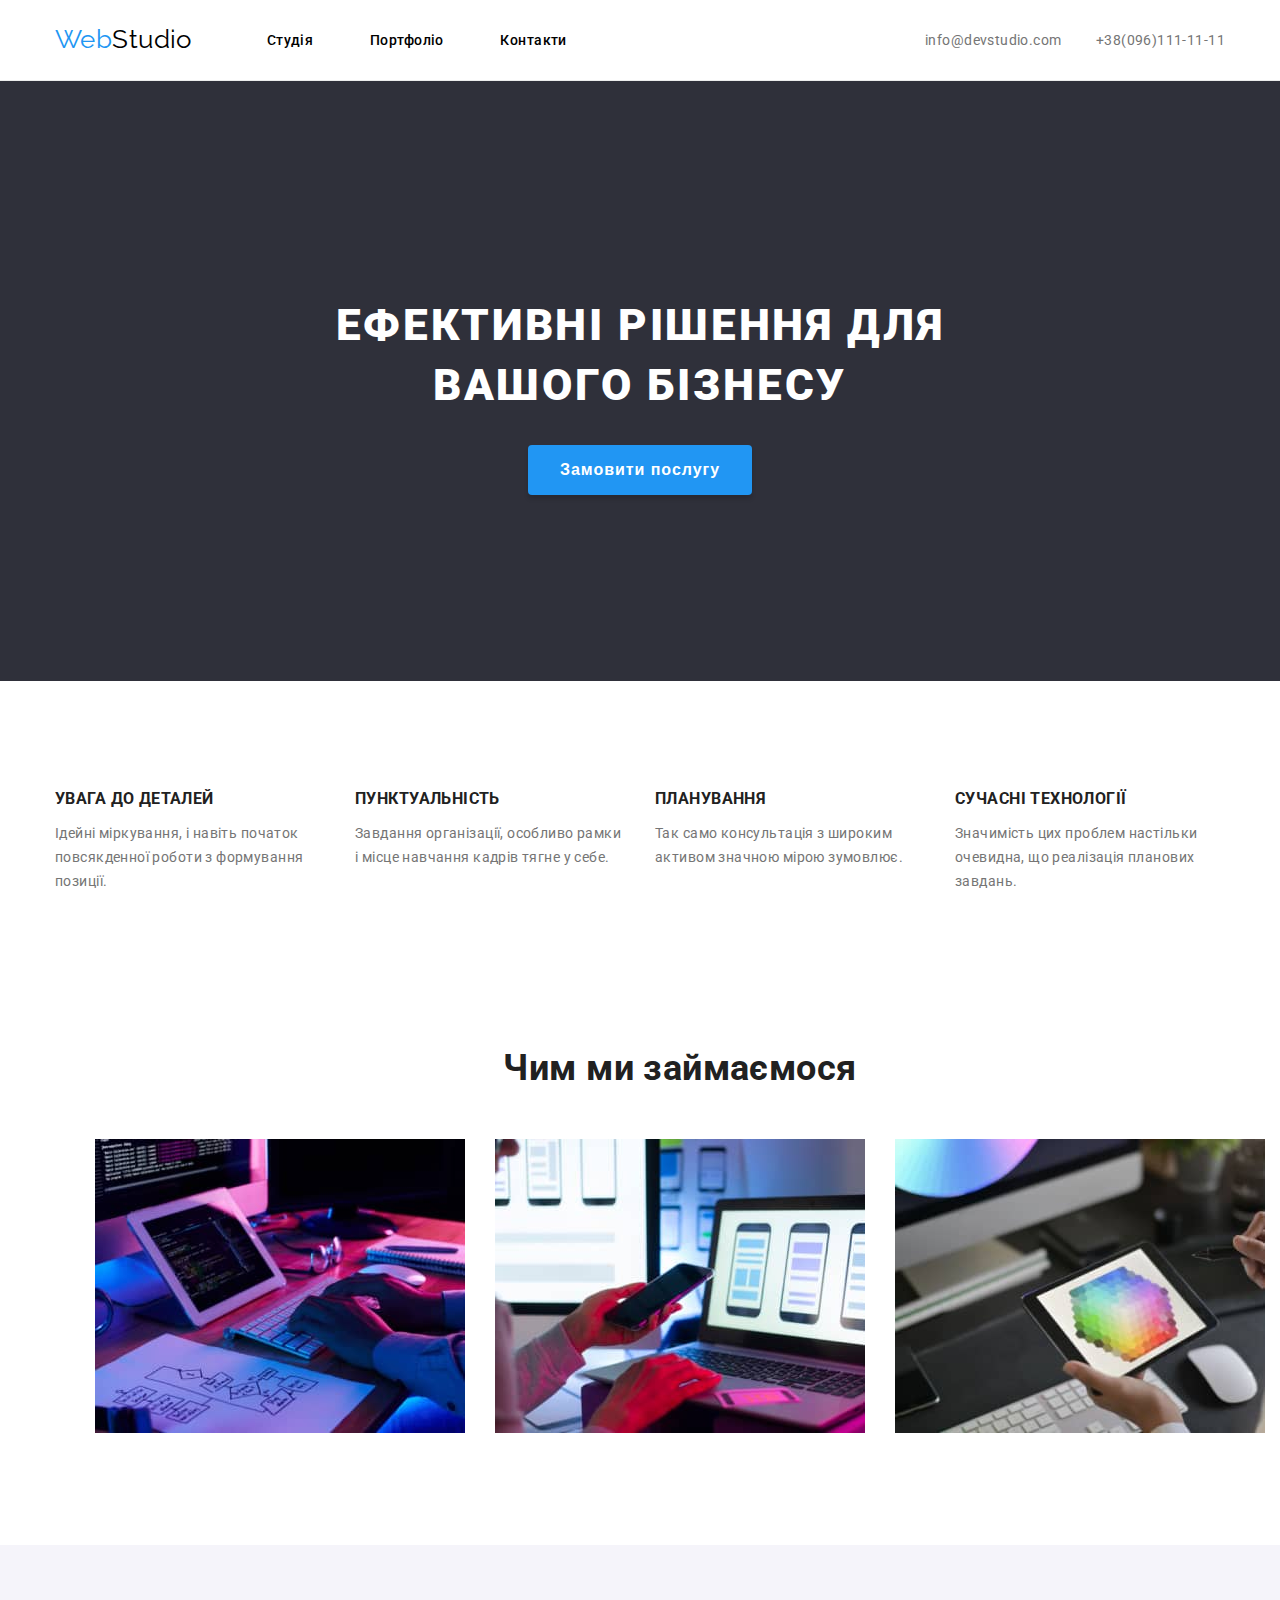
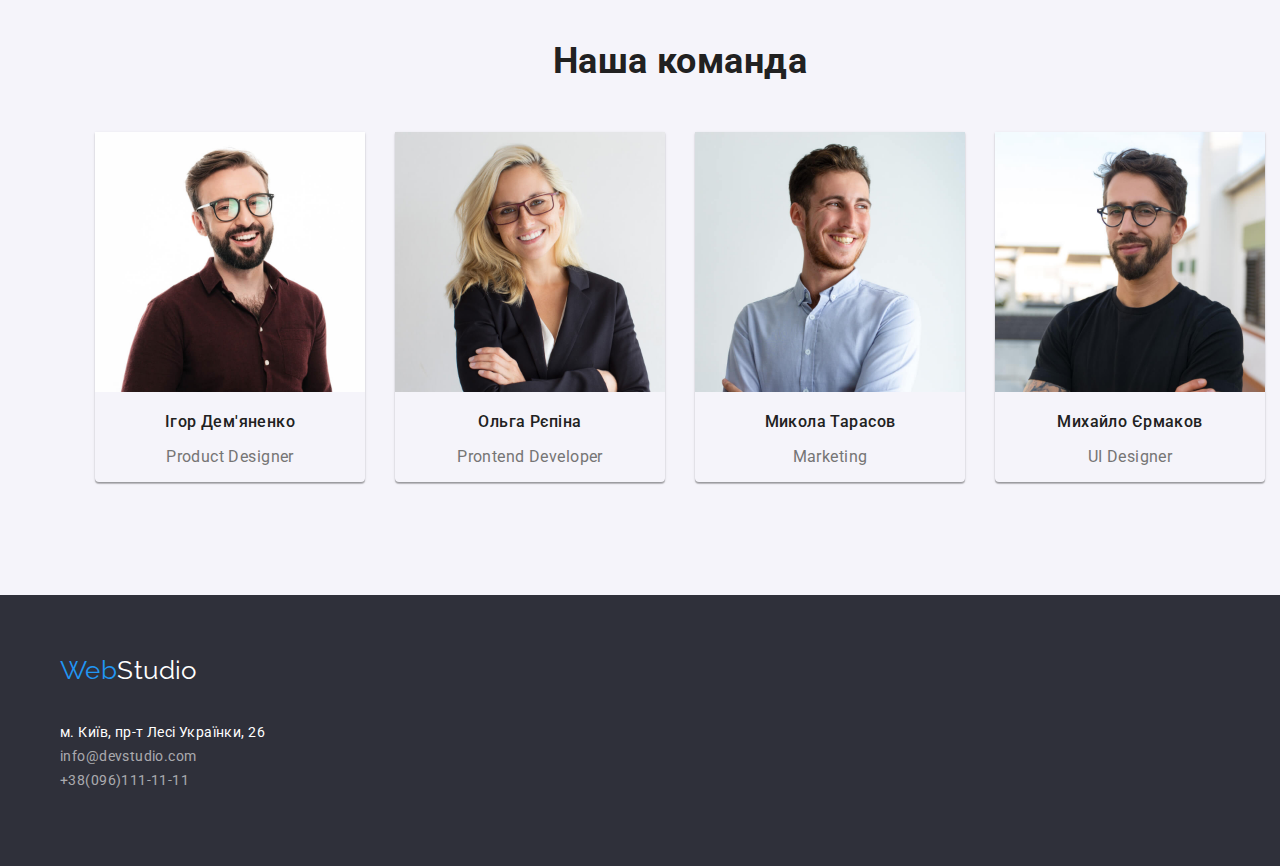
<file: index.html>
<!DOCTYPE html>
<html lang="uk">

<head>
	<meta charset="UTF-8">
	<meta http-equiv="X-UA-Compatible" content="IE=edge">
	<meta name="viewport" content="width=device-width, initial-scale=1.0">
	<title>Studio</title>
	<link rel="stylesheet" href="css/styles.css">
	<link rel="preconnect" href="https://fonts.googleapis.com">
	<link rel="preconnect" href="https://fonts.gstatic.com" crossorigin>
	<link rel="preconnect" href="https://fonts.googleapis.com">
	<link rel="preconnect" href="https://fonts.gstatic.com" crossorigin>
	<link href="https://fonts.googleapis.com/css2?family=Raleway:wght@700&family=Roboto:wght@400;500;700;900&display=swap"
		rel="stylesheet">
</head>

<body>
	<header class="header page-wrap">
		<a href="./" class="logo"><span class="logo-blue">Web</span>Studio</a>
		<nav class="menu">
			<ul class="menu-list">
				<li class="menu-item"><a class="menu-item" href="./">Студія</a></li>
				<li class="menu-item"><a class="menu-item" href="./portfolio.html">Портфоліо</a></li>
				<li class="menu-item"><a class="menu-item" href="#contacts">Контакти</a></li>
			</ul>
		</nav>

		<ul class="contact-h">
			<li class="contact-h-item"><a class="contact-header" href="mailto:info@devstudio.com">info@devstudio.com</a></li>
			<li class="contact-h-item"><a class="contact-header" href="tel:+38(096)111-11-11">+38(096)111-11-11</a></li>
		</ul>
	</header>
	<main class="main">
		<section class="hero">
			<h1 class="hero-title">Ефективні рішення для вашого бізнесу</h1>
			<button class="hero-button" type="button">Замовити послугу</button>
		</section>

		<section class="features page-wrap">
			<h2 class="hidden">Особливості</h2>
			<ul class="features-list">
				<li class="list-item">
					<h3 class="lst-title">Увага до деталей</h3>
					<p class="lst-text">Ідейні міркування, і навіть початок повсякденної роботи з формування позиції.</p>
				</li>
				<li class="list-item">
					<h3 class="lst-title">Пунктуальність</h3>
					<p class="lst-text">Завдання організації, особливо рамки і місце навчання кадрів тягне у себе.</p>
				</li>
				<li class="list-item">
					<h3 class="lst-title">Планування</h3>
					<p class="lst-text">Так само консультація з широким активом значною мірою зумовлює.</p>
				</li>
				<li class="list-item">
					<h3 class="lst-title">Сучасні технології</h3>
					<p class="lst-text">Значимість цих проблем настільки очевидна, що реалізація планових завдань.</p>
				</li>
			</ul>
		</section>

		<section class="ww-do">
			<h2 class="ww-do-title">Чим ми займаємося</h2>
			<ul class="ww-do-list">
				<li class="ww-do-item"><img src="./images/ww-do1.jpg" alt="Developing web-cites" width="370" height="294">
				</li>
				<li class="ww-do-item"><img src="./images/ww-do2.jpg" alt="Create mobile-app" width="370" height="294"></li>
				<li class="ww-do-item"><img src="./images/ww-do3.jpg" alt="Selection of perfect colors" width="370"
						height="294"></li>
			</ul>
		</section>

		<section class="team">
			<h2 class="team-title page-wrap">Наша команда</h2>
			<ul class="team-list page-wrap">
				<li class="team-mate">
					<img src="./images/team-w1.jpg" alt="photo Ihor Demyanenko" width="270" height="260">
					<p class="mate-name">Ігор Дем'яненко</p>
					<p class="mate-job" lang="en">Product Designer</p>
				</li>
				<li class="team-mate">
					<img src="./images/team-w2.jpg" alt="photo Olga Repina" width="270" height="260">
					<p class="mate-name">Ольга Рєпіна</p>
					<p class="mate-job" lang="en">Prontend Developer</p>
				</li>
				<li class="team-mate">
					<img src="./images/team-w3.jpg" alt="photo Mykola Tarasov" width="270" height="260">
					<p class="mate-name">Микола Тарасов</p>
					<p class="mate-job" lang="en">Marketing</p>
				</li>
				<li class="team-mate">
					<img src="./images/team-w4.jpg" alt="photo Mykhailo Yermakov" width="270" height="260">
					<p class="mate-name">Михайло Єрмаков</p>
					<p class="mate-job" lang="en">UI Designer</p>
				</li>
			</ul>
		</section>
	</main>
	<footer class="footer">
		<div class="page-wrap">
			<a class="footer-logo logo" href="./"><span class="logo-blue">Web</span>Studio</a>
			<address id="contacts" class="contacts">
				<ul class="contact-f">
					<li class="footer-item"><a class="contact-footer address link" href="https://goo.gl/maps/h7qad5uZnMYCdgti7"
							target="_blank" rel="nofollow">м. Київ, пр-т Лесі Українки, 26</a></li>
					<li class="footer-item"><a class="contact-footer link" href="mailto:info@devstudio.com">info@devstudio.com</a>
					</li>
					<li class="footer-item"><a class="contact-footer link" href="tel:+38(096)111-11-11">+38(096)111-11-11</a></li>
				</ul>
			</address>
		</div>
	</footer>
</body>

</html>
</file>
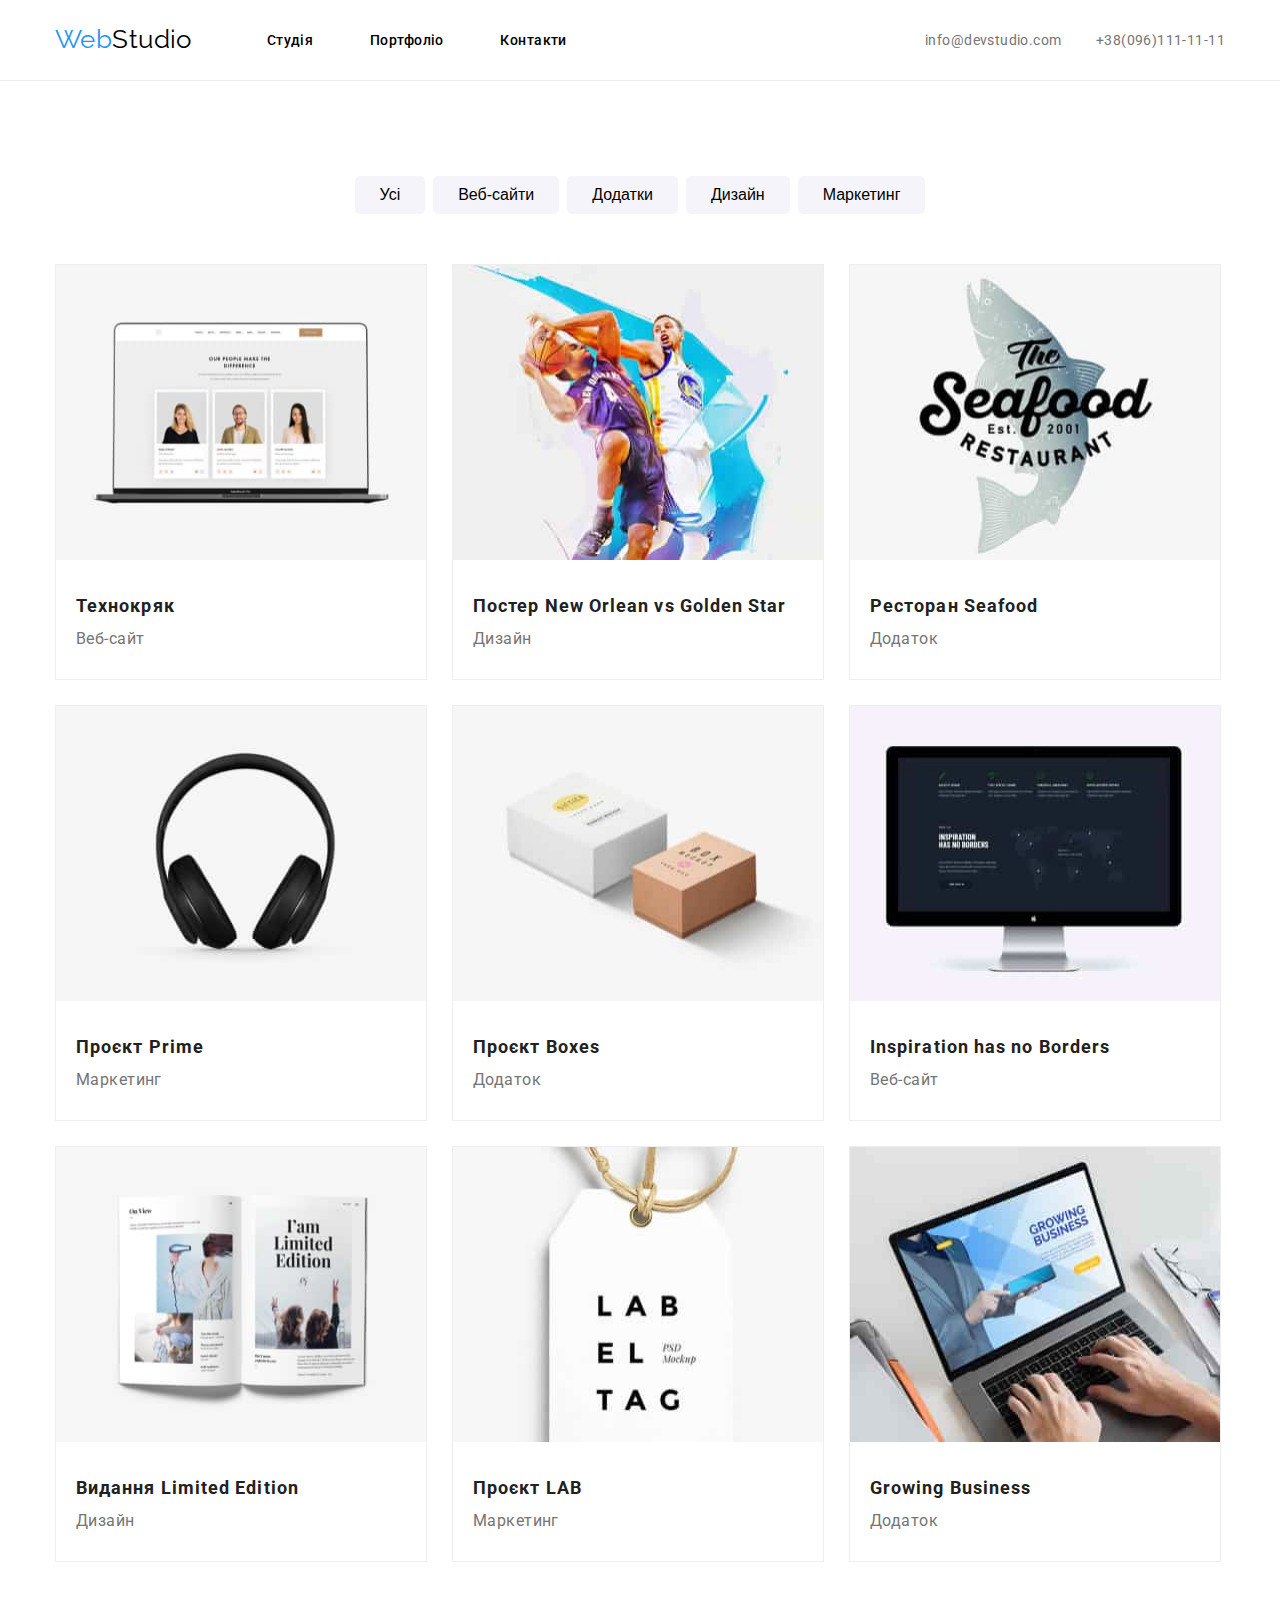
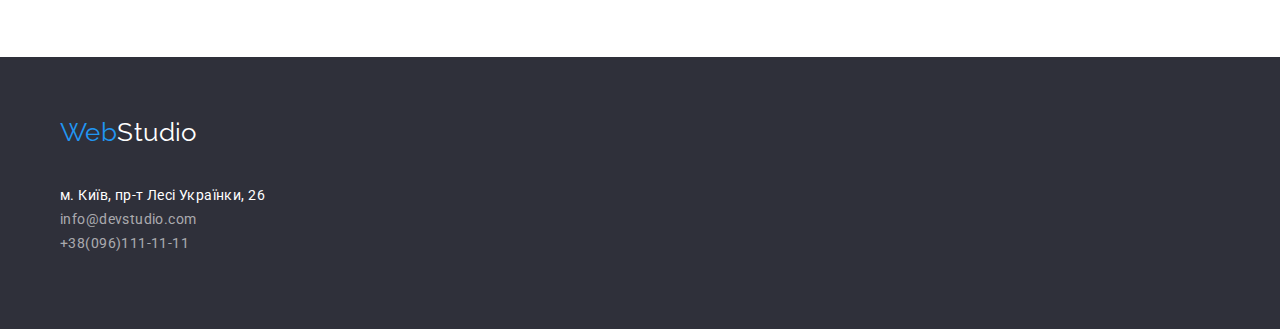
<file: portfolio.html>
<!DOCTYPE html>
<html lang="uk">

<head>
	<meta charset="UTF-8">
	<meta http-equiv="X-UA-Compatible" content="IE=edge">
	<meta name="viewport" content="width=device-width, initial-scale=1.0">
	<title>Studio portfolio</title>
	<link rel="stylesheet" href="css/styles.css">
	<link rel="preconnect" href="https://fonts.googleapis.com">
	<link rel="preconnect" href="https://fonts.gstatic.com" crossorigin>
	<link rel="preconnect" href="https://fonts.googleapis.com">
	<link rel="preconnect" href="https://fonts.gstatic.com" crossorigin>
	<link href="https://fonts.googleapis.com/css2?family=Raleway:wght@700&family=Roboto:wght@400;500;700;900&display=swap"
		rel="stylesheet">
</head>

<body>
	<header class="header page-wrap">
		<a class="logo" href="./"><span class="logo-blue">Web</span>Studio</a>
		<nav class="menu">
			<ul class="menu-list">
				<li class="menu-item"><a class="menu-item" href="./">Студія</a></li>
				<li class="menu-item"><a class="menu-item" href="./portfolio.html">Портфоліо</a></li>
				<li class="menu-item"><a class="menu-item" href="#contacts">Контакти</a></li>
			</ul>
		</nav>
		<ul class="contact-h">
			<li class="contact-h-item"><a class="contact-header" href="mailto:info@devstudio.com">info@devstudio.com</a></li>
			<li class="contact-h-item"><a class="contact-header" href="tel:+38(096)111-11-11">+38(096)111-11-11</a></li>
		</ul>
	</header>

	<main class="main">
		<section class="portfolio page-wrap">
			<h1 class="hidden">Portfolio</h1>
			<ul class="filter">
				<li class="filter-item"><button class="filter-button active" type="button">Усі</button></li>
				<li class="filter-item"><button class="filter-button" type="button">Веб-сайти</button></li>
				<li class="filter-item"><button class="filter-button" type="button">Додатки</button></li>
				<li class="filter-item"><button class="filter-button" type="button">Дизайн</button></li>
				<li class="filter-item"><button class="filter-button" type="button">Маркетинг</button></li>
			</ul>
			<ul class="projects">
				<li class="project">
					<img class="project-img" src="./images/project1.jpg" alt="site Technocrack" width="370" height="295">
					<h2 class="project-title">Технокряк</h2>
					<p class="project-text">Веб-сайт</p>
				</li>
				<li class="project">
					<img class="project-img" src="./images/project2.jpg" alt="poster New Orlean" width="370" height="295">
					<h2 class="project-title">Постер New Orlean vs Golden Star</h2>
					<p class="project-text">Дизайн</p>
				</li>
				<li class="project">
					<img class="project-img" src="./images/project3.jpg" alt="Seafood apps" width="370" height="295">
					<h2 class="project-title">Ресторан Seafood</h2>
					<p class="project-text">Додаток</p>
				</li>
				<li class="project">
					<img class="project-img" src="./images/project4.jpg" alt="Prime project" width="370" height="295">
					<h2 class="project-title">Проєкт Prime</h2>
					<p class="project-text">Маркетинг</p>
				</li>
				<li class="project">
					<img class="project-img" src="./images/project5.jpg" alt="Boxes apps" width="370" height="295">
					<h2 class="project-title">Проєкт Boxes</h2>
					<p class="project-text">Додаток</p>
				</li>
				<li class="project">
					<img class="project-img" src="./images/project6.jpg" alt="site Inspiration" width="370" height="295">
					<h2 class="project-title" lang="en">Inspiration has no Borders</h2>
					<p class="project-text">Веб-сайт</p>
				</li>
				<li class="project">
					<img class="project-img" src="./images/project7.jpg" alt="design Limited Edition" width="370" height="295">
					<h2 class="project-title">Видання Limited Edition</h2>
					<p class="project-text">Дизайн</p>
				</li>
				<li class="project">
					<img class="project-img" src="./images/project8.jpg" alt="Marketing project LAB" width="370" height="295">
					<h2 class="project-title">Проєкт LAB</h2>
					<p class="project-text">Маркетинг</p>
				</li>
				<li class="project">
					<img class="project-img" src="./images/project9.jpg" alt="Growing Business apps" width="370" height="295">
					<h2 class="project-title">Growing Business</h2>
					<p class="project-text">Додаток</p>
				</li>
			</ul>
		</section>
	</main>

	<footer class="footer">
		<div class="page-wrap">
			<a class="footer-logo logo" href="./"><span class="logo-blue">Web</span>Studio</a>
			<address id="contacts" class="contacts">
				<ul class="contact-f">
					<li class="footer-item"><a class="contact-footer address" href="https://goo.gl/maps/h7qad5uZnMYCdgti7"
							target="_blank" rel="nofollow">м. Київ, пр-т Лесі Українки, 26</a></li>
					<li class="footer-item"><a class="contact-footer" href="mailto:info@devstudio.com">info@devstudio.com</a></li>
					<li class="footer-item"><a class="contact-footer" href="tel:+38(096)111-11-11">+38(096)111-11-11</a></li>
				</ul>
			</address>
		</div>
	</footer>
</body>

</html>
</file>
<file: css/styles.css>
/* COLOR, BG-COLOR, FONT  */
:root {
	--main-brand-color: #2196f3;
	--brand-text-color1: #000000; /* second color logo in header */
	--brand-text-color2: #ffffff; /* secend color logo in footer */

	--main-text-color: #212121; /* used in nav and logo */
	--second-text-color: #757575; /* paragraf text color */
	--transparent-text-color: #ffffff99; /* used in contacts footer*/
	--hovered-text-color: var(--main-brand-color); /* used in hovered text */
	--button-text-color: var(--brand-text-color2); /* BUTTON active text color */ 
	--button-text-color2: var(--main-text-color); /* BUTTON no-active text color */

	--page-bg-color: #ffffff; /* page default bg-color */
	--second-bg-color: #f5f4fa; /* acsent bg-color */
	--third-bg-color: #2f303a; /* theme bg-color */
	--button-bg-color: var(--main-brand-color); /* theme default BUTTON bg-color */
	--button-bg-color2: var(--second-bg-color); /* no-active BUTTON bg-color */
	--border-header-color: #ececec;
	--shadow: 0 4px 4px (0, 0, 0, 0.25);

	/* FONT */
	--font-logo: 26px/1.2 "Raleway", Arial, sans-serif;
	--font-h1: 900 44px/1.35 "Roboto", Arial, sans-serif;
	--font-h2: 700 36px/1.17 "Roboto", Arial, sans-serif;
}


/* start DEFAULT SETTINGS for body, lists list-items, links */
body {
	width: 100vw;
	max-width: 1600px;
	margin: 0 auto;
	font: 14px/1.15 "Roboto", sans-serif;
	letter-spacing: 0.03em;
	color: var(--main-text-color);
}

.logo,
.menu-item,
.contact-header,
.contact-footer {
	text-decoration: none;
}

.menu-list,
.contact-h,
.features-list,
.ww-do-list,
.team-list,
.contact-f,
.contact-h,
.filter,
.projects {
	padding-left: 0;
}

.menu-item,
.contact-h-item,
.list-item,
.ww-do-item,
.team-mate,
.footer-item,
.filter-item,
.project{
	list-style-type: none;
}
/* end DEFAULT SETTINGS for body, lists list-items, links */

.header {
	display: flex;
	align-items: center;
	height: 80px;
}

.logo {
	color: var(--brand-text-color1);
	font: var(--font-logo);
}

.logo-blue {
	color: var(--main-brand-color);
}

.menu {
	margin-left: 75px;
	flex-grow: 1;
}

.contact-h,
.menu-list {
	width: 300px;
	display: flex;
	justify-content: space-between;
}

.menu-item {
	color: var(--brand-text-color1);
	font-weight: 500;
}

.contact-header {
	color: var(--second-text-color);
}
/* ---end HEADER + HERO --- */

.main {
	border-top: 1px solid var(--border-header-color);
}

.hero {
	width: 100%;
	height: 600px;
	background-color: var(--third-bg-color);
	display: flex;
	flex-direction: column;
	justify-content: center;
	align-items: center;
}

.hero-title {
	color: var(--brand-text-color2);
	font: var(--font-h1);
	letter-spacing: 0.06em;
	text-transform: uppercase;
	width: 690px;
	text-align: center;
}

.hero-button {
	padding: 10px 32px;
	border-radius: 4px;
	color: var(--button-text-color);
	background-color: var(--button-bg-color);
	border-style: none; 
	font-weight: 700;
	font-size: 16px;
	line-height: 1.9;
	letter-spacing: 0.06em;
	box-shadow: 0px 4px 4px #00000026;
	cursor: pointer;
}

.ww-do,
.page-wrap {
	width: 1170px;
	margin: 0 auto;
}

.team-list,
.ww-do-list,
.features-list {
	display: flex;
	justify-content: space-between;
	gap: 30px;
}

.footer {
	background-color: var(--third-bg-color);
	padding: 60px;
	display: flex;
	flex-direction: column;
	justify-content: space-between;
}


.contact-footer {
	color: var(--transparent-text-color);
}

.contacts {
	margin-top: 20px;
	display: flex;
	flex-direction: column;
	justify-content: space-between;
	font-style: normal;
	line-height: 24px;
}

.list-item {
	max-width: 270px;
}

.lst-title {
	text-transform: uppercase;
	font-weight: 700;
	font-size: 16px;
	color: var(--main-text-color);
	margin: 0;
}

.lst-text {
	color: var(--second-text-color);
	line-height: 1.7;
}

.hidden {
	color: rgba(0, 0, 0, 0); 
	position: absolute; 
	width: 1px; 
	height: 1px; 
	margin: -1px; 
	border: 0; 
	padding: 0; 
	white-space: nowrap;
	clip-path: inset(100%); 
	clip: rect(0 0 0 0); 
	overflow: hidden;
}

.features {
	padding-top: 95px;
}

.ww-do,
.team {
	text-align: center;
	padding: 95px;
}

.team {
	height: 460px;
	background-color: var(--second-bg-color);
	line-height: 1.19;
	font-size: 16px;
}
.team-mate {
	box-shadow: 
		0 2px 1px rgba(0, 0, 0, 0.2),
		0 1px 1px rgba(0, 0, 0, 0.14),
		0 1px 3px rgba(0, 0, 0, 0.12);
	border-radius: 0 0 4px 4px;
}

.mate-name {
	font-weight: 500;
}

.mate-job {
	color: var(--second-text-color);
}

.ww-do-title,
.team-title {
	font: var(--font-h2);
	color: var(--main-text-color);
	margin-bottom: 50px;
}

/* second page --- portfolio.html */
.portfolio {
	margin: 95px auto;
}

.filter {
	display: flex;
	justify-content: center;
	gap: 8px;
	margin-bottom: 50px;
}

.filter-button{
	background-color: var(--button-bg-color2);
	padding: 6px 25px;
	border: none;
	border-radius: 5px;
	font-weight: 500;
	font-size: 16px;
	line-height: 1.62;
}

.projects {
	display: flex;
	flex-wrap: wrap;
	gap: 25px;
}

.project {
	border: 1px solid #eeeeee
}

.project-text {
	color: var(--second-text-color);
	margin: 0 20px 25px;
	font-size: 16px;
	line-height: 1.88;
}

.project-title {
	margin: 25px 20px 0;
	font-size: 18px;
	font-weight: 700;
	line-height: 2;
	letter-spacing: 0.06em;
}

/* ALL activity :hover, :after, :focus on the page */
.logo:hover {
	text-shadow: 
	1px 1px 1px rgba(0, 0, 0, 0.3),
	1px -1px 2px rgba(255, 255, 255, 0.5);
}

.hero-button:hover {
	box-shadow: 
	1px 1px 1px rgba(0, 0, 0, 0.2),
	inset -1px -1px 2px rgba(0, 0, 100, 0.5);
	background-color: #28e;
}

.contact-header:focus,
.contact-header:hover,
.menu-item:focus,
.menu-item:active,
.menu-item:hover{
	color: var(--main-brand-color);
	cursor: pointer;
}

.filter-button:focus,
.filter-button:hover,
.filter-button:active {
	background-color: var(--main-brand-color);
	color: var(--brand-text-color2);
	cursor: pointer;
	box-shadow: 
		0 3px 1px rgba(0, 0, 0, 0.1),
		0 1px 2px rgba(0, 0, 0, 0.08),
		0 2px 2px rgba(0, 0, 0, 0.12);
}

.contact-footer:focus,
.contact-footer:hover,
.contact-footer.address,
.footer-logo {
	color: var(--brand-text-color2);
}
</file>
